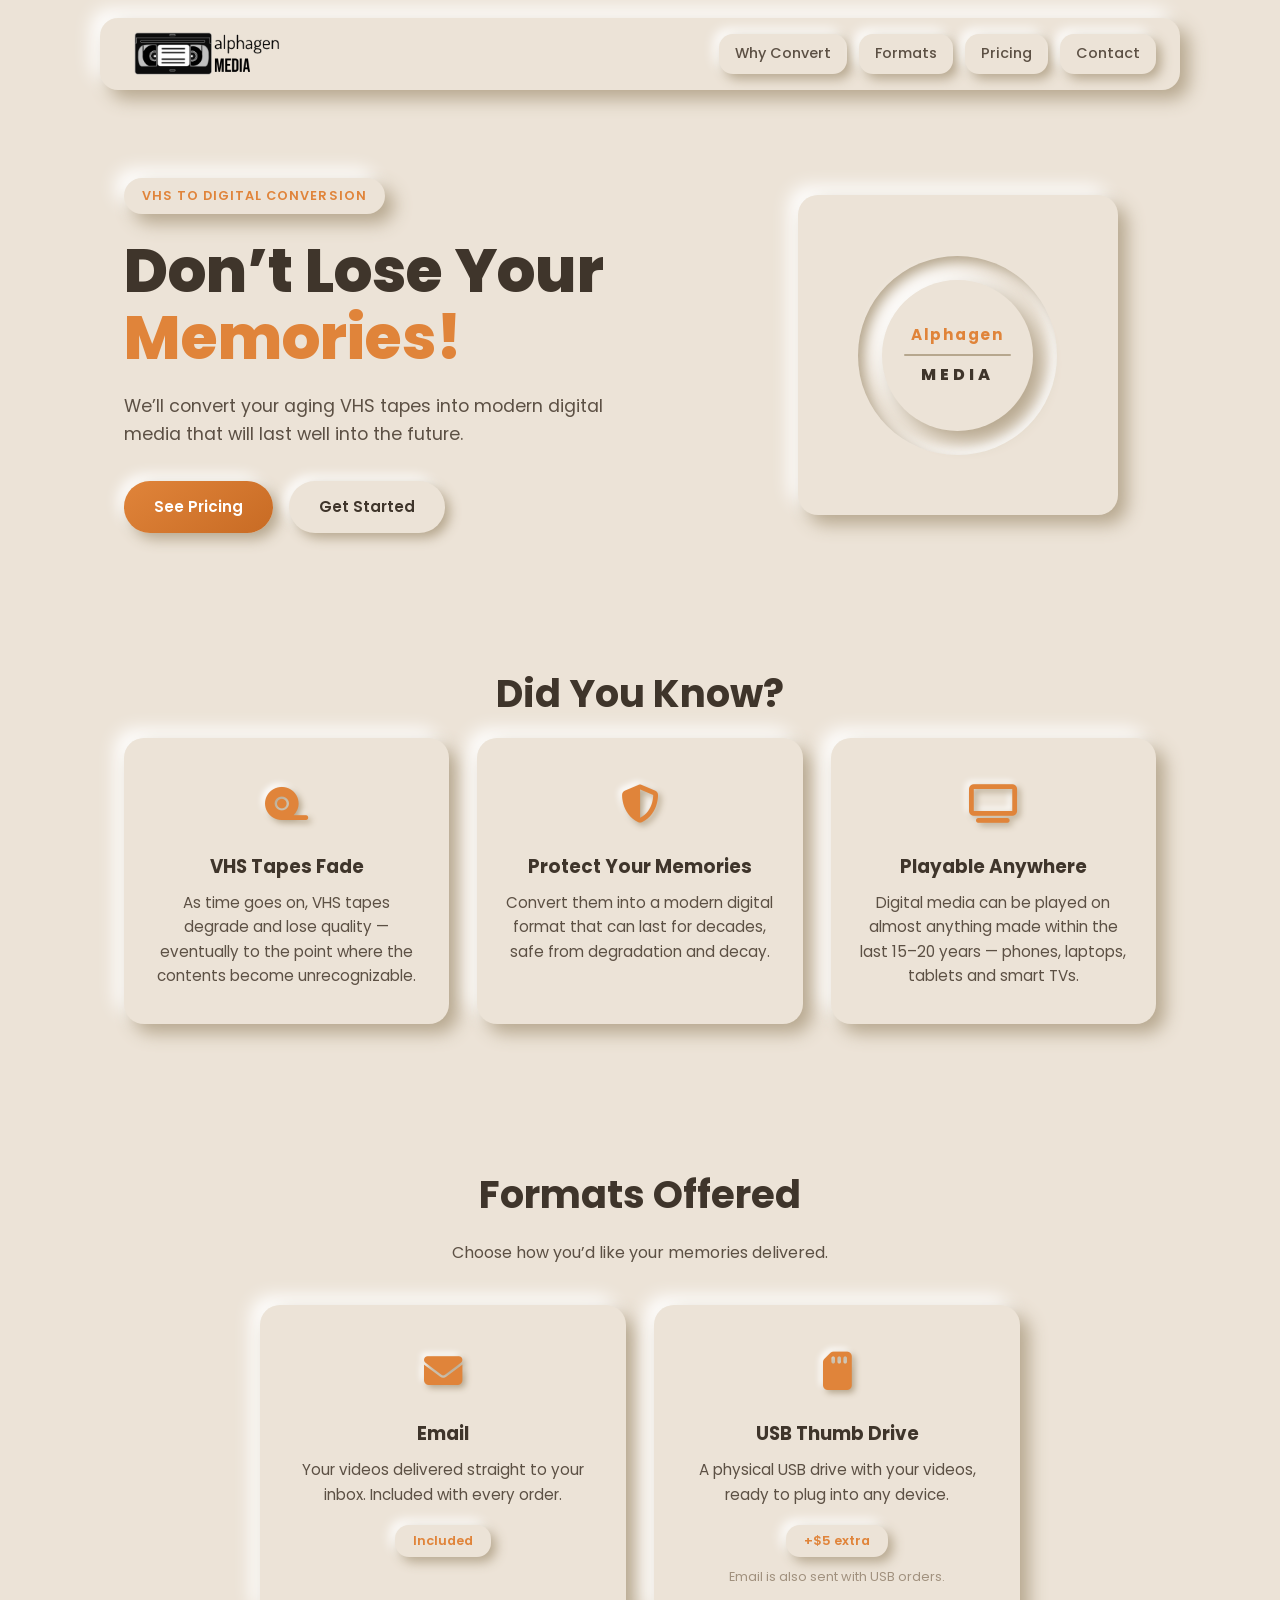
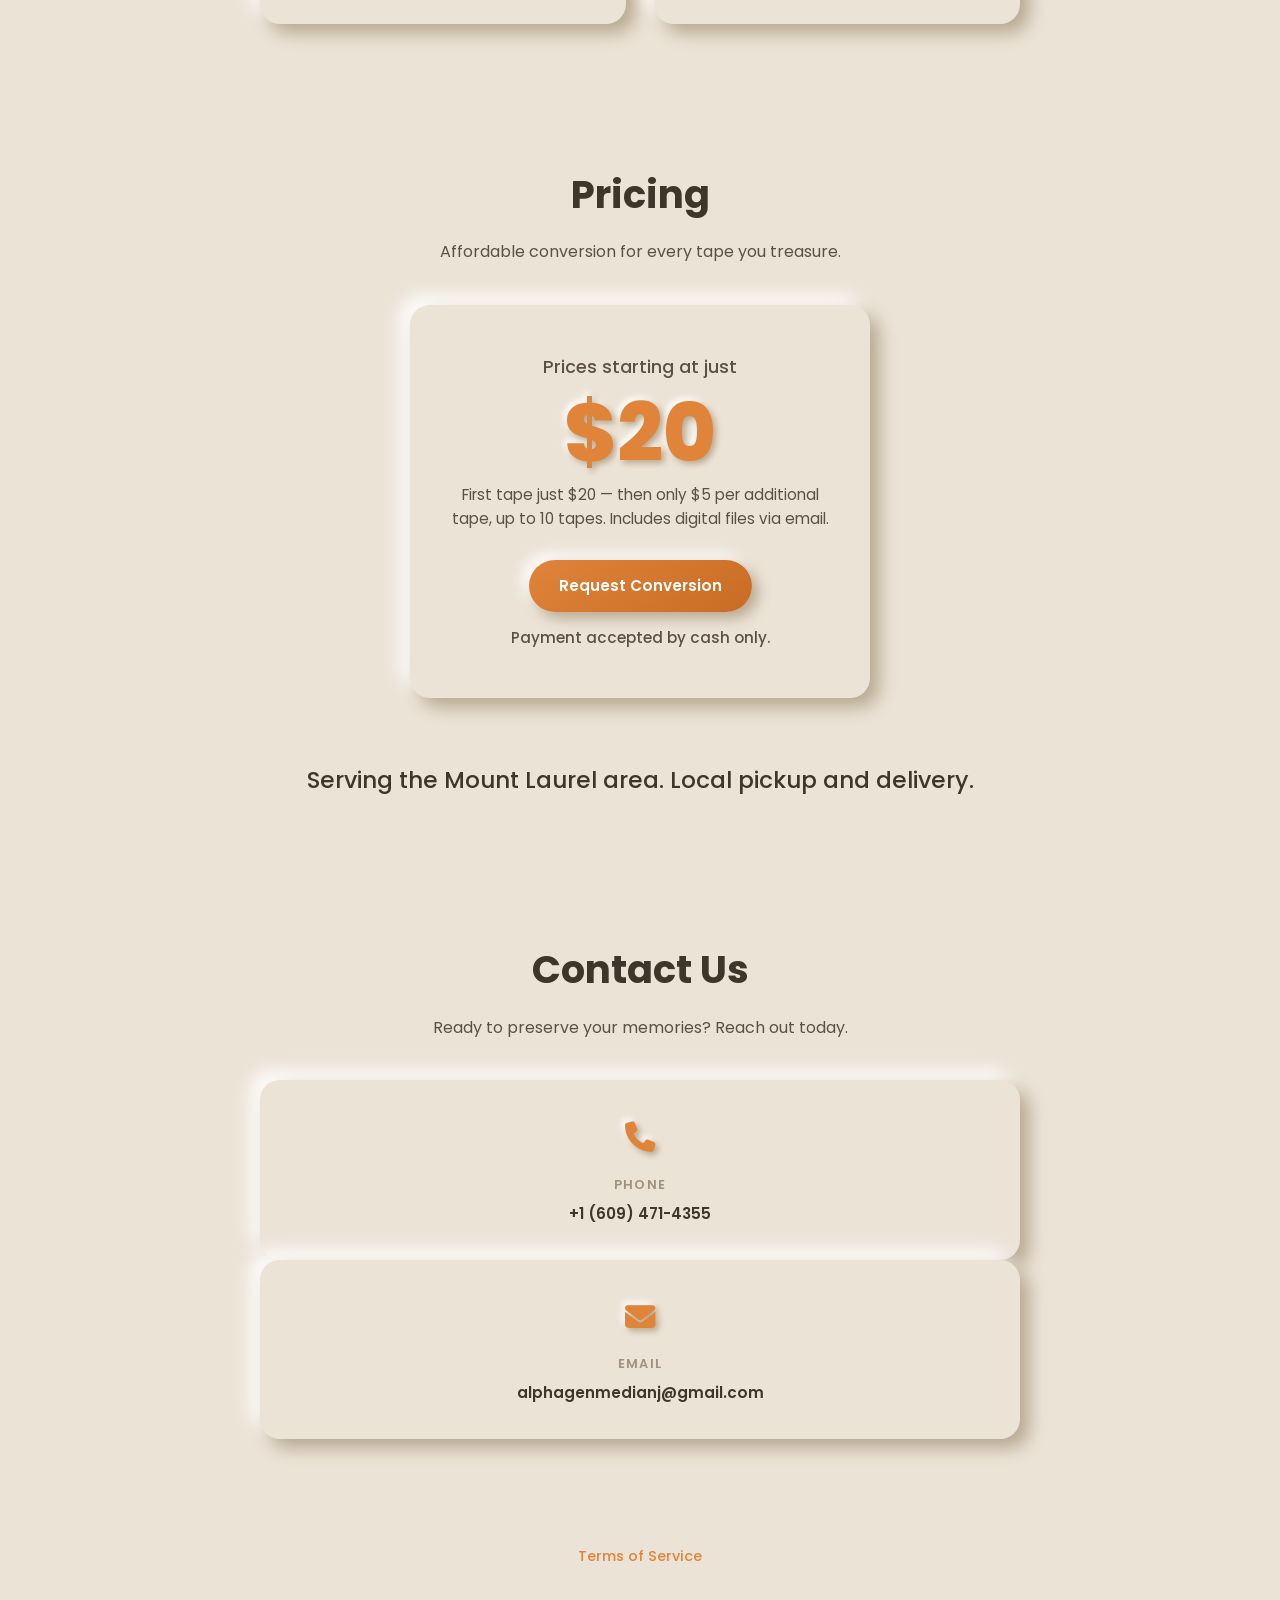
<file: index.html>
<!DOCTYPE html>
<html lang="en">
<head>
<meta charset="UTF-8" />
<meta name="viewport" content="width=device-width, initial-scale=1.0" />
<title>Alphagen Media | VHS to Digital Conversion</title>
<link rel="preconnect" href="https://fonts.googleapis.com" />
<link rel="preconnect" href="https://fonts.gstatic.com" crossorigin />
<link href="https://fonts.googleapis.com/css2?family=Poppins:wght@300;400;500;600;700;800&display=swap" rel="stylesheet" />
<link rel="stylesheet" href="https://cdnjs.cloudflare.com/ajax/libs/font-awesome/6.5.2/css/all.min.css" />
<link rel="stylesheet" href="style.css" />
</head>
<body>

<header class="nav">
  <div class="nav-inner">
    <a href="#top" class="logo">
      <img src="logo.png" alt="Alphagen Media" class="logo-img" />
    </a>
    <nav class="nav-links">
      <a href="#about" class="nav-link neu-soft">Why Convert</a>
      <a href="#formats" class="nav-link neu-soft">Formats</a>
      <a href="#pricing" class="nav-link neu-soft">Pricing</a>
      <a href="#contact" class="nav-link neu-soft">Contact</a>
    </nav>
  </div>
</header>

<section id="top" class="hero">
  <div class="hero-content">
    <span class="badge neu">VHS to Digital Conversion</span>
    <h1 class="title">Don’t Lose Your <span class="title-accent">Memories!</span></h1>
    <p class="subtitle">
      We’ll convert your aging VHS tapes into modern digital media that will
      last well into the future.
    </p>
    <div class="hero-actions">
      <a href="#pricing" class="btn btn-primary">See Pricing</a>
      <a href="#contact" class="btn btn-secondary">Get Started</a>
    </div>
  </div>
  <div class="hero-tape neu">
    <div class="tape-reel">
      <div class="reel-spokes"></div>
    </div>
    <div class="tape-label">
      <span class="tape-label-top">Alphagen</span>
      <span class="tape-label-line"></span>
      <span class="tape-label-bottom">MEDIA</span>
    </div>
  </div>
</section>

<section id="about" class="section">
  <div class="container">
    <h2 class="section-title">Did You Know?</h2>
    <div class="grid about-grid">
      <article class="card neu">
        <div class="card-icon"><i class="fa-solid fa-tape"></i></div>
        <h3 class="card-title">VHS Tapes Fade</h3>
        <p class="card-text">
          As time goes on, VHS tapes degrade and lose quality — eventually to
          the point where the contents become unrecognizable.
        </p>
      </article>
      <article class="card neu">
        <div class="card-icon"><i class="fa-solid fa-shield-halved"></i></div>
        <h3 class="card-title">Protect Your Memories</h3>
        <p class="card-text">
          Convert them into a modern digital format that can last for decades,
          safe from degradation and decay.
        </p>
      </article>
      <article class="card neu">
        <div class="card-icon"><i class="fa-solid fa-tv"></i></div>
        <h3 class="card-title">Playable Anywhere</h3>
        <p class="card-text">
          Digital media can be played on almost anything made within the last
          15–20 years — phones, laptops, tablets and smart TVs.
        </p>
      </article>
    </div>
  </div>
</section>

<section id="formats" class="section">
  <div class="container">
    <h2 class="section-title">Formats Offered</h2>
    <p class="section-sub">Choose how you’d like your memories delivered.</p>
    <div class="grid formats-grid">
      <article class="card neu format-card">
        <div class="card-icon"><i class="fa-solid fa-envelope"></i></div>
        <h3 class="card-title">Email</h3>
        <p class="card-text">
          Your videos delivered straight to your inbox. Included with every order.
        </p>
        <span class="format-badge neu-soft">Included</span>
      </article>
      <article class="card neu format-card">
        <div class="card-icon"><i class="fa-solid fa-sd-card"></i></div>
        <h3 class="card-title">USB Thumb Drive</h3>
        <p class="card-text">
          A physical USB drive with your videos, ready to plug into any device.
        </p>
        <span class="format-badge neu-soft">+$5 extra</span>
        <p class="format-note">Email is also sent with USB orders.</p>
      </article>
    </div>
  </div>
</section>

<section id="pricing" class="section">
  <div class="container">
    <h2 class="section-title">Pricing</h2>
    <p class="section-sub">Affordable conversion for every tape you treasure.</p>
    <div class="price-card neu">
      <p class="price-caption">Prices starting at just</p>
      <div class="price-amount">$20</div>
      <p class="price-note">
        First tape just $20 — then only $5 per additional tape, up to 10
        tapes. Includes digital files via email.
      </p>
      <a href="#contact" class="btn btn-primary">Request Conversion</a>
      <p class="payment-note">Payment accepted by cash only.</p>
    </div>
    <p class="local-note">
      Serving the Mount Laurel area. Local pickup and delivery.
    </p>
  </div>
</section>

<section id="contact" class="section">
  <div class="container">
    <h2 class="section-title">Contact Us</h2>
    <p class="section-sub">Ready to preserve your memories? Reach out today.</p>
    <div class="contact-grid">
      <a href="tel:+16094714355" class="contact-card neu">
        <div class="contact-icon"><i class="fa-solid fa-phone"></i></div>
        <span class="contact-label">Phone</span>
        <span class="contact-value">+1 (609) 471-4355</span>
      </a>
      <a href="mailto:alphagenmedianj@gmail.com" class="contact-card neu">
        <div class="contact-icon"><i class="fa-solid fa-envelope"></i></div>
        <span class="contact-label">Email</span>
        <span class="contact-value">alphagenmedianj@gmail.com</span>
      </a>
    </div>
  </div>
</section>

<footer class="footer">
  <p><a href="tos.html" class="legal-link">Terms of Service</a></p>
</footer>

<script src="script.js"></script>
</body>
</html>
</file>
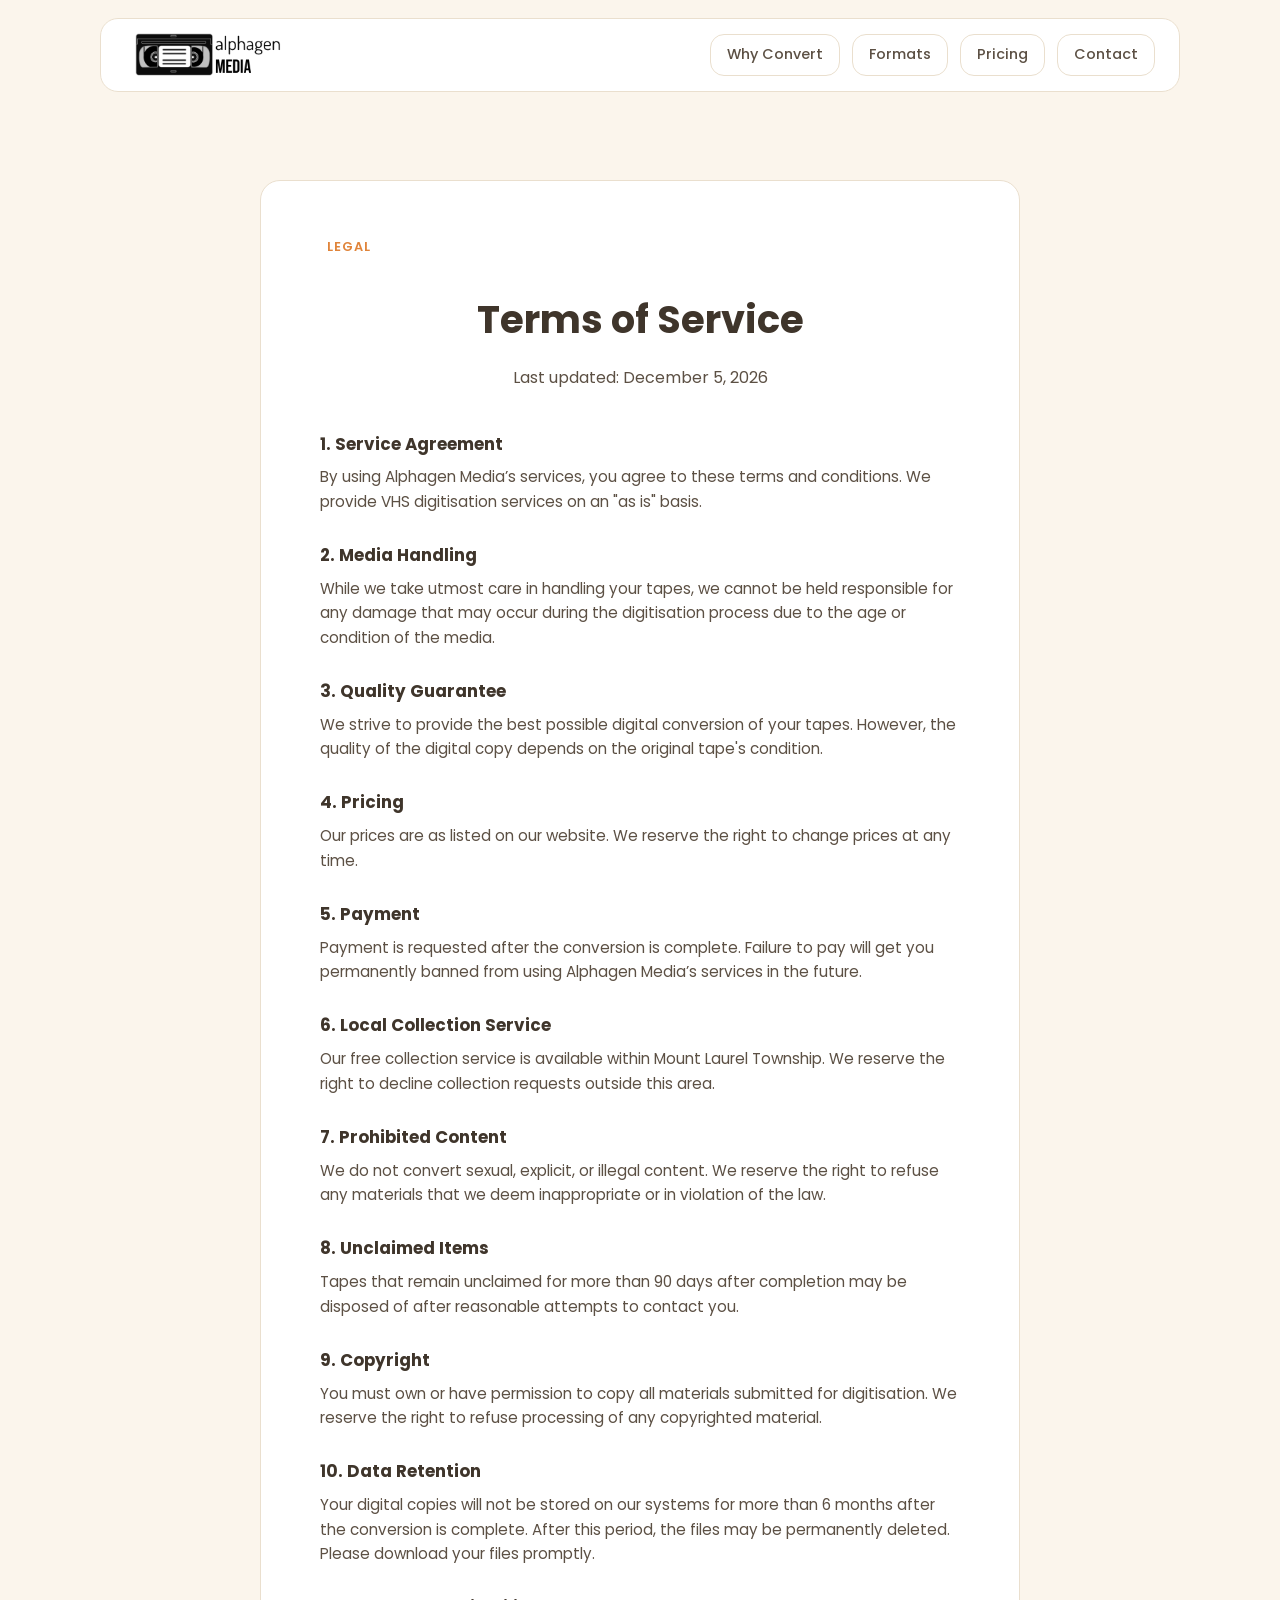
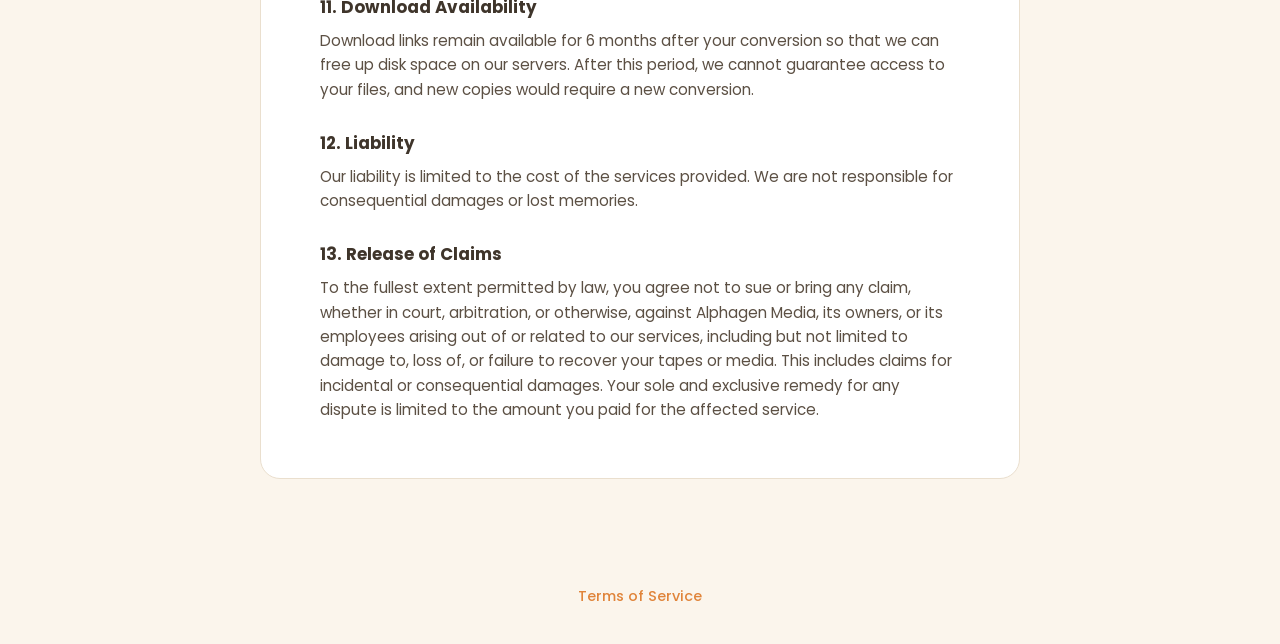
<file: tos.html>
<!DOCTYPE html>
<html lang="en">
<head>
<meta charset="UTF-8" />
<meta name="viewport" content="width=device-width, initial-scale=1.0" />
<title>Terms of Service | Alphagen Media</title>
<link rel="preconnect" href="https://fonts.googleapis.com" />
<link rel="preconnect" href="https://fonts.gstatic.com" crossorigin />
<link href="https://fonts.googleapis.com/css2?family=Poppins:wght@300;400;500;600;700;800&display=swap" rel="stylesheet" />
<link rel="stylesheet" href="https://cdnjs.cloudflare.com/ajax/libs/font-awesome/6.5.2/css/all.min.css" />
<link rel="stylesheet" href="style.css" />
</head>
<body>

<header class="nav">
  <div class="nav-inner">
    <a href="index.html" class="logo">
      <img src="logo.png" alt="Alphagen Media" class="logo-img" />
    </a>
    <nav class="nav-links">
      <a href="index.html#about" class="nav-link neu-soft">Why Convert</a>
      <a href="index.html#formats" class="nav-link neu-soft">Formats</a>
      <a href="index.html#pricing" class="nav-link neu-soft">Pricing</a>
      <a href="index.html#contact" class="nav-link neu-soft">Contact</a>
    </nav>
  </div>
</header>

<section class="section">
  <div class="container">
    <div class="legal neu">
      <span class="badge">Legal</span>
      <h2 class="section-title">Terms of Service</h2>
      <p class="section-sub">Last updated: <span id="lastUpdated"></span></p>

      <div class="legal-body">
        <h3 class="legal-h">1. Service Agreement</h3>
        <p>
          By using Alphagen Media’s services, you agree to these terms and
          conditions. We provide VHS digitisation services on an "as is" basis.
        </p>

        <h3 class="legal-h">2. Media Handling</h3>
        <p>
          While we take utmost care in handling your tapes, we cannot be held
          responsible for any damage that may occur during the digitisation
          process due to the age or condition of the media.
        </p>

        <h3 class="legal-h">3. Quality Guarantee</h3>
        <p>
          We strive to provide the best possible digital conversion of your
          tapes. However, the quality of the digital copy depends on the
          original tape's condition.
        </p>

        <h3 class="legal-h">4. Pricing</h3>
        <p>
          Our prices are as listed on our website. We reserve the right to
          change prices at any time.
        </p>

        <h3 class="legal-h">5. Payment</h3>
        <p>
          Payment is requested after the conversion is complete. Failure to pay
          will get you permanently banned from using Alphagen Media’s services
          in the future.
        </p>

        <h3 class="legal-h">6. Local Collection Service</h3>
        <p>
          Our free collection service is available within Mount Laurel
          Township. We reserve the right to decline collection requests outside
          this area.
        </p>

        <h3 class="legal-h">7. Prohibited Content</h3>
        <p>
          We do not convert sexual, explicit, or illegal content. We reserve
          the right to refuse any materials that we deem inappropriate or in
          violation of the law.
        </p>

        <h3 class="legal-h">8. Unclaimed Items</h3>
        <p>
          Tapes that remain unclaimed for more than 90 days after completion
          may be disposed of after reasonable attempts to contact you.
        </p>

        <h3 class="legal-h">9. Copyright</h3>
        <p>
          You must own or have permission to copy all materials submitted for
          digitisation. We reserve the right to refuse processing of any
          copyrighted material.
        </p>

        <h3 class="legal-h">10. Data Retention</h3>
        <p>
          Your digital copies will not be stored on our systems for more than
          6 months after the conversion is complete. After this period, the
          files may be permanently deleted. Please download your files promptly.
        </p>

        <h3 class="legal-h">11. Download Availability</h3>
        <p>
          Download links remain available for 6 months after your conversion so
          that we can free up disk space on our servers. After this period, we
          cannot guarantee access to your files, and new copies would require a
          new conversion.
        </p>

        <h3 class="legal-h">12. Liability</h3>
        <p>
          Our liability is limited to the cost of the services provided. We are
          not responsible for consequential damages or lost memories.
        </p>
        <h3 class="legal-h">13. Release of Claims</h3>
        <p>
          To the fullest extent permitted by law, you agree not to sue or bring
          any claim, whether in court, arbitration, or otherwise, against
          Alphagen Media, its owners, or its employees arising out of or
          related to our services, including but not limited to damage to,
          loss of, or failure to recover your tapes or media. This includes
          claims for incidental or consequential damages. Your sole and
          exclusive remedy for any dispute is limited to the amount you paid
          for the affected service.
        </p>
      </div>
    </div>
  </div>
</section>

<footer class="footer">
  <p><a href="tos.html" class="legal-link">Terms of Service</a></p>
</footer>

<script src="script.js"></script>
</body>
</html>
</file>
<file: style.css>
:root {
  --bg: #ece3d7;
  --bg-soft: #f1e9de;
  --surface: #ece3d7;
  --light: #ffffff;
  --dark: #b6a78e;
  --accent: #e0843a;
  --accent-dark: #c86b24;
  --text: #5c5044;
  --text-strong: #3f352b;
  --text-faint: #a1917e;
  --radius: 20px;
  --shadow: 9px 9px 18px var(--dark), -9px -9px 18px var(--light);
  --shadow-sm: 5px 5px 12px var(--dark), -5px -5px 12px var(--light);
  --shadow-inset: inset 6px 6px 12px var(--dark), inset -6px -6px 12px var(--light);
  --shadow-press: 4px 4px 9px var(--dark), -4px -4px 9px var(--light),
    inset 2px 2px 4px rgba(182, 167, 142, 0.4), inset -2px -2px 4px #ffffff;
}

* {
  margin: 0;
  padding: 0;
  box-sizing: border-box;
}

html {
  scroll-behavior: smooth;
}

body {
  font-family: "Poppins", sans-serif;
  background: var(--bg);
  color: var(--text);
  line-height: 1.6;
  animation: fadeIn 0.4s ease;
}

@keyframes fadeIn {
  from {
    opacity: 0;
  }
  to {
    opacity: 1;
  }
}

a {
  text-decoration: none;
  color: inherit;
}

.container {
  max-width: 1080px;
  margin: 0 auto;
  padding: 0 24px;
}

/* ---------- Neumorphic building blocks ---------- */

.neu {
  background: var(--surface);
  box-shadow: var(--shadow);
  border-radius: var(--radius);
}

.neu-soft {
  background: var(--surface);
  box-shadow: var(--shadow-sm);
  border-radius: 14px;
}

/* ---------- Navigation ---------- */

.nav {
  position: sticky;
  top: 0;
  z-index: 50;
  padding: 18px 24px;
}

.nav-inner {
  max-width: 1080px;
  margin: 0 auto;
  display: flex;
  align-items: center;
  justify-content: space-between;
  gap: 16px;
  padding: 12px 24px;
  background: var(--surface);
  box-shadow: var(--shadow);
  border-radius: 18px;
}

.logo {
  display: flex;
  align-items: center;
  padding: 2px 10px;
}

.logo-img {
  height: 44px;
  width: auto;
  display: block;
}

.nav-links {
  display: flex;
  gap: 12px;
}

.nav-link {
  padding: 8px 16px;
  font-size: 0.9rem;
  font-weight: 500;
  color: var(--text);
  transition: all 0.25s ease;
}

.nav-link:hover {
  color: var(--accent);
  box-shadow: var(--shadow-press);
}

/* ---------- Hero ---------- */

.hero {
  display: grid;
  grid-template-columns: 1.2fr 0.8fr;
  align-items: center;
  gap: 40px;
  max-width: 1080px;
  margin: 0 auto;
  padding: 70px 24px 60px;
}

.hero-content {
  text-align: left;
}

.badge {
  display: inline-block;
  padding: 8px 18px;
  font-size: 0.8rem;
  font-weight: 600;
  letter-spacing: 0.08em;
  text-transform: uppercase;
  color: var(--accent);
  margin-bottom: 24px;
}

.title {
  font-size: clamp(2.4rem, 6vw, 3.8rem);
  font-weight: 800;
  line-height: 1.1;
  color: var(--text-strong);
  margin-bottom: 20px;
}

.title-accent {
  color: var(--accent);
}

.subtitle {
  font-size: 1.1rem;
  max-width: 520px;
  margin-bottom: 32px;
}

.hero-actions {
  display: flex;
  gap: 16px;
  flex-wrap: wrap;
}

.btn {
  display: inline-block;
  padding: 14px 30px;
  font-weight: 600;
  font-size: 0.95rem;
  border-radius: 50px;
  background: var(--surface);
  box-shadow: var(--shadow-sm);
  color: var(--text-strong);
  transition: all 0.25s ease;
  border: none;
  cursor: pointer;
}

.btn:hover {
  box-shadow: var(--shadow-press);
}

.btn-primary {
  background: linear-gradient(145deg, var(--accent), var(--accent-dark));
  color: #ffffff;
  box-shadow: 6px 6px 14px var(--dark), -6px -6px 14px var(--light);
}

.btn-primary:hover {
  box-shadow: 4px 4px 9px var(--dark), -4px -4px 9px var(--light),
    inset 2px 2px 5px rgba(0, 0, 0, 0.2);
}

/* Tape illustration */

.hero-tape {
  position: relative;
  width: min(320px, 100%);
  aspect-ratio: 1 / 1;
  margin: 0 auto;
  display: flex;
  align-items: center;
  justify-content: center;
}

.tape-reel {
  position: absolute;
  width: 62%;
  height: 62%;
  border-radius: 50%;
  background: var(--surface);
  box-shadow: var(--shadow-inset);
}

.tape-reel::after {
  content: "";
  position: absolute;
  inset: 12%;
  border-radius: 50%;
  background: var(--surface);
  box-shadow: var(--shadow);
}

.reel-spokes {
  display: none;
}

.tape-label {
  position: relative;
  z-index: 3;
  width: 56%;
  aspect-ratio: 1.6 / 1;
  display: flex;
  flex-direction: column;
  align-items: center;
  justify-content: center;
  gap: 6px;
}

.tape-label-top {
  font-weight: 700;
  font-size: 0.95rem;
  color: var(--accent);
  letter-spacing: 0.1em;
}

.tape-label-line {
  width: 60%;
  height: 2px;
  background: var(--dark);
  border-radius: 2px;
}

.tape-label-bottom {
  font-weight: 800;
  font-size: 1rem;
  letter-spacing: 0.25em;
  color: var(--text-strong);
}

/* ---------- Sections ---------- */

.section {
  padding: 70px 0;
}

.section-title {
  text-align: center;
  font-size: clamp(1.8rem, 4vw, 2.4rem);
  font-weight: 700;
  color: var(--text-strong);
  margin-bottom: 14px;
}

.section-sub {
  text-align: center;
  margin-bottom: 40px;
  color: var(--text);
}

.grid {
  display: grid;
  gap: 28px;
}

.about-grid {
  grid-template-columns: repeat(3, 1fr);
}

.formats-grid {
  grid-template-columns: repeat(2, 1fr);
  max-width: 760px;
  margin: 0 auto;
}

.contact-grid {
  grid-template-columns: repeat(2, 1fr);
  max-width: 760px;
  margin: 0 auto;
}

/* ---------- Cards ---------- */

.card {
  padding: 36px 28px;
  text-align: center;
  transition: transform 0.25s ease, box-shadow 0.25s ease;
}

.card:hover {
  transform: translateY(-4px);
}

.card-icon {
  font-size: 2.4rem;
  margin-bottom: 16px;
  color: var(--accent);
  text-shadow: 3px 3px 6px var(--dark), -3px -3px 6px var(--light);
}

.card-title {
  font-size: 1.15rem;
  font-weight: 700;
  color: var(--text-strong);
  margin-bottom: 10px;
}

.card-text {
  font-size: 0.95rem;
}

.format-card {
  position: relative;
  display: flex;
  flex-direction: column;
  align-items: center;
}

.format-badge {
  margin-top: 18px;
  padding: 6px 18px;
  font-size: 0.8rem;
  font-weight: 600;
  color: var(--accent);
}

.format-note {
  margin-top: 10px;
  font-size: 0.8rem;
  color: var(--text-faint);
}

/* ---------- Pricing ---------- */

.price-card {
  max-width: 460px;
  margin: 0 auto;
  padding: 48px 40px;
  text-align: center;
}

.price-caption {
  font-size: 1.1rem;
  font-weight: 500;
  margin-bottom: 8px;
}

.price-amount {
  font-size: clamp(3.6rem, 10vw, 5rem);
  font-weight: 800;
  color: var(--accent);
  line-height: 1.1;
  text-shadow: 3px 3px 6px var(--dark), -3px -3px 6px var(--light);
  margin-bottom: 6px;
}

.price-note {
  color: var(--text);
  margin-bottom: 28px;
  font-size: 0.95rem;
}

.local-note {
  margin-top: 64px;
  text-align: center;
  font-size: 1.45rem;
  font-weight: 500;
  color: var(--text-strong);
}

.payment-note {
  margin-top: 14px;
  text-align: center;
  font-size: 0.95rem;
  font-weight: 500;
  color: var(--text);
}

/* ---------- Contact ---------- */

.contact-card {
  display: flex;
  flex-direction: column;
  align-items: center;
  text-align: center;
  gap: 6px;
  padding: 34px 24px;
  transition: all 0.25s ease;
}

.contact-card:hover {
  box-shadow: var(--shadow-press);
  transform: translateY(-4px);
}

.contact-icon {
  font-size: 1.9rem;
  margin-bottom: 6px;
  color: var(--accent);
  text-shadow: 3px 3px 6px var(--dark), -3px -3px 6px var(--light);
}

.contact-label {
  font-size: 0.8rem;
  font-weight: 600;
  text-transform: uppercase;
  letter-spacing: 0.1em;
  color: var(--text-faint);
}

.contact-value {
  font-weight: 600;
  font-size: 0.95rem;
  color: var(--text-strong);
  word-break: break-all;
}

/* ---------- Legal / TOS ---------- */

.legal {
  max-width: 760px;
  margin: 0 auto;
  padding: 48px 48px;
}

.legal-body {
  max-width: 640px;
  margin: 0 auto;
}

.legal-h {
  font-size: 1.05rem;
  font-weight: 700;
  color: var(--text-strong);
  margin: 28px 0 8px;
}

.legal-body p {
  font-size: 0.95rem;
  margin-bottom: 8px;
}

.legal-link {
  color: var(--accent);
  font-weight: 500;
}

.legal-link:hover {
  color: var(--accent-dark);
}

/* ---------- Footer ---------- */

.footer {
  text-align: center;
  padding: 36px 24px;
  font-size: 0.9rem;
  color: var(--text-faint);
}

/* ---------- Responsive ---------- */

@media (max-width: 900px) {
  .about-grid,
  .formats-grid {
    grid-template-columns: 1fr;
  }

  .contact-grid {
    grid-template-columns: 1fr;
  }

  .hero {
    grid-template-columns: 1fr;
    text-align: center;
    padding-top: 50px;
  }

  .hero-content {
    text-align: center;
  }

  .subtitle {
    margin: 0 auto 32px;
  }

  .hero-actions {
    justify-content: center;
  }

  .nav-inner {
    flex-direction: column;
    gap: 12px;
  }

  .nav-links {
    display: none;
  }
}

@media (max-width: 520px) {
  .nav-links {
    flex-wrap: wrap;
    justify-content: center;
  }
}

/* ---------- Themes ---------- */

/* Glassmorphism */

html[data-theme="glass"] {
  --bg: linear-gradient(160deg, #faf3e3 0%, #f1e4c8 100%);
  --surface: rgba(255, 255, 255, 0.5);
  --light: rgba(255, 255, 255, 0.9);
  --dark: rgba(180, 160, 120, 0.35);
  --accent: #e0843a;
  --accent-dark: #c86b24;
  --text: #6b5d4d;
  --text-strong: #3f352b;
  --text-faint: #9b8b76;
  --shadow: 0 8px 32px rgba(150, 130, 100, 0.18);
  --shadow-sm: 0 6px 20px rgba(150, 130, 100, 0.14);
  --shadow-inset: inset 4px 4px 10px rgba(160, 140, 110, 0.15),
    inset -4px -4px 10px rgba(255, 255, 255, 0.6);
  --shadow-press: 0 8px 24px rgba(150, 130, 100, 0.2);
}

html[data-theme="glass"] .neu,
html[data-theme="glass"] .neu-soft,
html[data-theme="glass"] .nav-inner {
  background: rgba(255, 255, 255, 0.5);
  backdrop-filter: blur(18px);
  -webkit-backdrop-filter: blur(18px);
  border: 1px solid rgba(255, 255, 255, 0.6);
  box-shadow: 0 8px 32px rgba(150, 130, 100, 0.18);
}

html[data-theme="glass"] .btn {
  background: rgba(255, 255, 255, 0.5);
  border: 1px solid rgba(255, 255, 255, 0.6);
  box-shadow: 0 8px 24px rgba(150, 130, 100, 0.16);
  color: #6b5d4d;
}

html[data-theme="glass"] .btn:hover {
  background: rgba(255, 255, 255, 0.65);
  box-shadow: 0 8px 24px rgba(150, 130, 100, 0.2);
}

html[data-theme="glass"] .btn-primary {
  background: rgba(255, 255, 255, 0.95);
  color: #cf6a33;
  border: none;
}

html[data-theme="glass"] .btn-primary:hover {
  background: #ffffff;
  box-shadow: 0 10px 28px rgba(150, 130, 100, 0.25);
}

html[data-theme="glass"] .badge,
html[data-theme="glass"] .format-badge {
  color: var(--accent);
}

html[data-theme="glass"] .card-icon,
html[data-theme="glass"] .contact-icon {
  color: var(--accent);
  text-shadow: 0 4px 12px rgba(150, 130, 100, 0.3);
}

html[data-theme="glass"] .price-amount {
  color: var(--accent);
  text-shadow: 0 6px 16px rgba(150, 130, 100, 0.35);
}

/* Flat */

html[data-theme="flat"] {
  --bg: #fbf5ec;
  --surface: #ffffff;
  --light: #ffffff;
  --dark: #eadfce;
  --accent: #e0843a;
  --accent-dark: #b96a24;
  --text: #5c5044;
  --text-strong: #3f352b;
  --text-faint: #a1917e;
  --shadow: none;
  --shadow-sm: none;
  --shadow-inset: none;
  --shadow-press: none;
}

html[data-theme="flat"] .neu,
html[data-theme="flat"] .neu-soft,
html[data-theme="flat"] .nav-inner {
  border: 1.5px solid #eadfce;
  box-shadow: none;
}

html[data-theme="flat"] .btn {
  box-shadow: none;
  border: 2px solid transparent;
}

html[data-theme="flat"] .btn:hover {
  box-shadow: none;
  border-color: var(--accent);
}

html[data-theme="flat"] .btn-primary {
  background: var(--accent);
  border: none;
}

html[data-theme="flat"] .btn-primary:hover {
  box-shadow: 0 8px 20px rgba(224, 132, 58, 0.35);
  border: none;
}

html[data-theme="flat"] .nav-link:hover {
  box-shadow: none;
  background: var(--bg);
}

html[data-theme="flat"] .card-icon,
html[data-theme="flat"] .contact-icon,
html[data-theme="flat"] .price-amount {
  text-shadow: none;
}

html[data-theme="flat"] .tape-reel,
html[data-theme="flat"] .tape-reel::after {
  box-shadow: none;
  border: 2px solid var(--dark);
}
</file>
